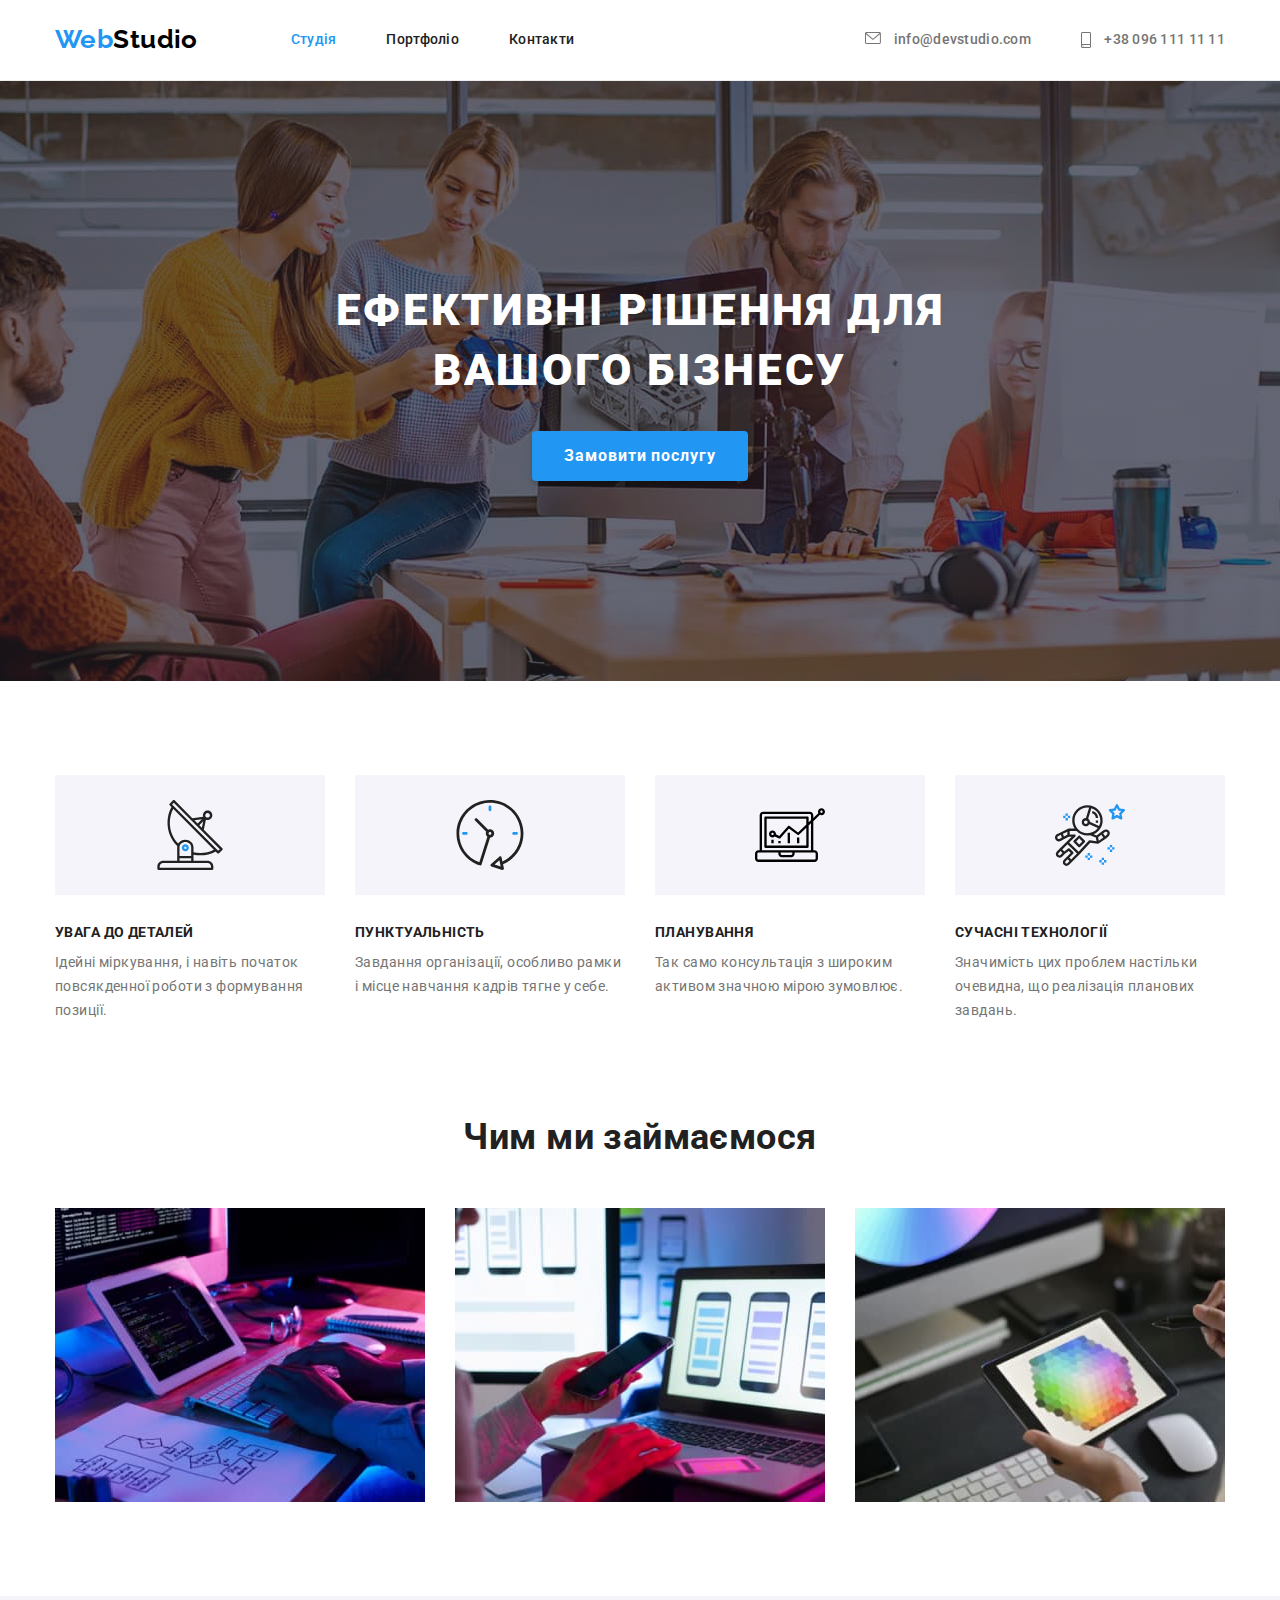
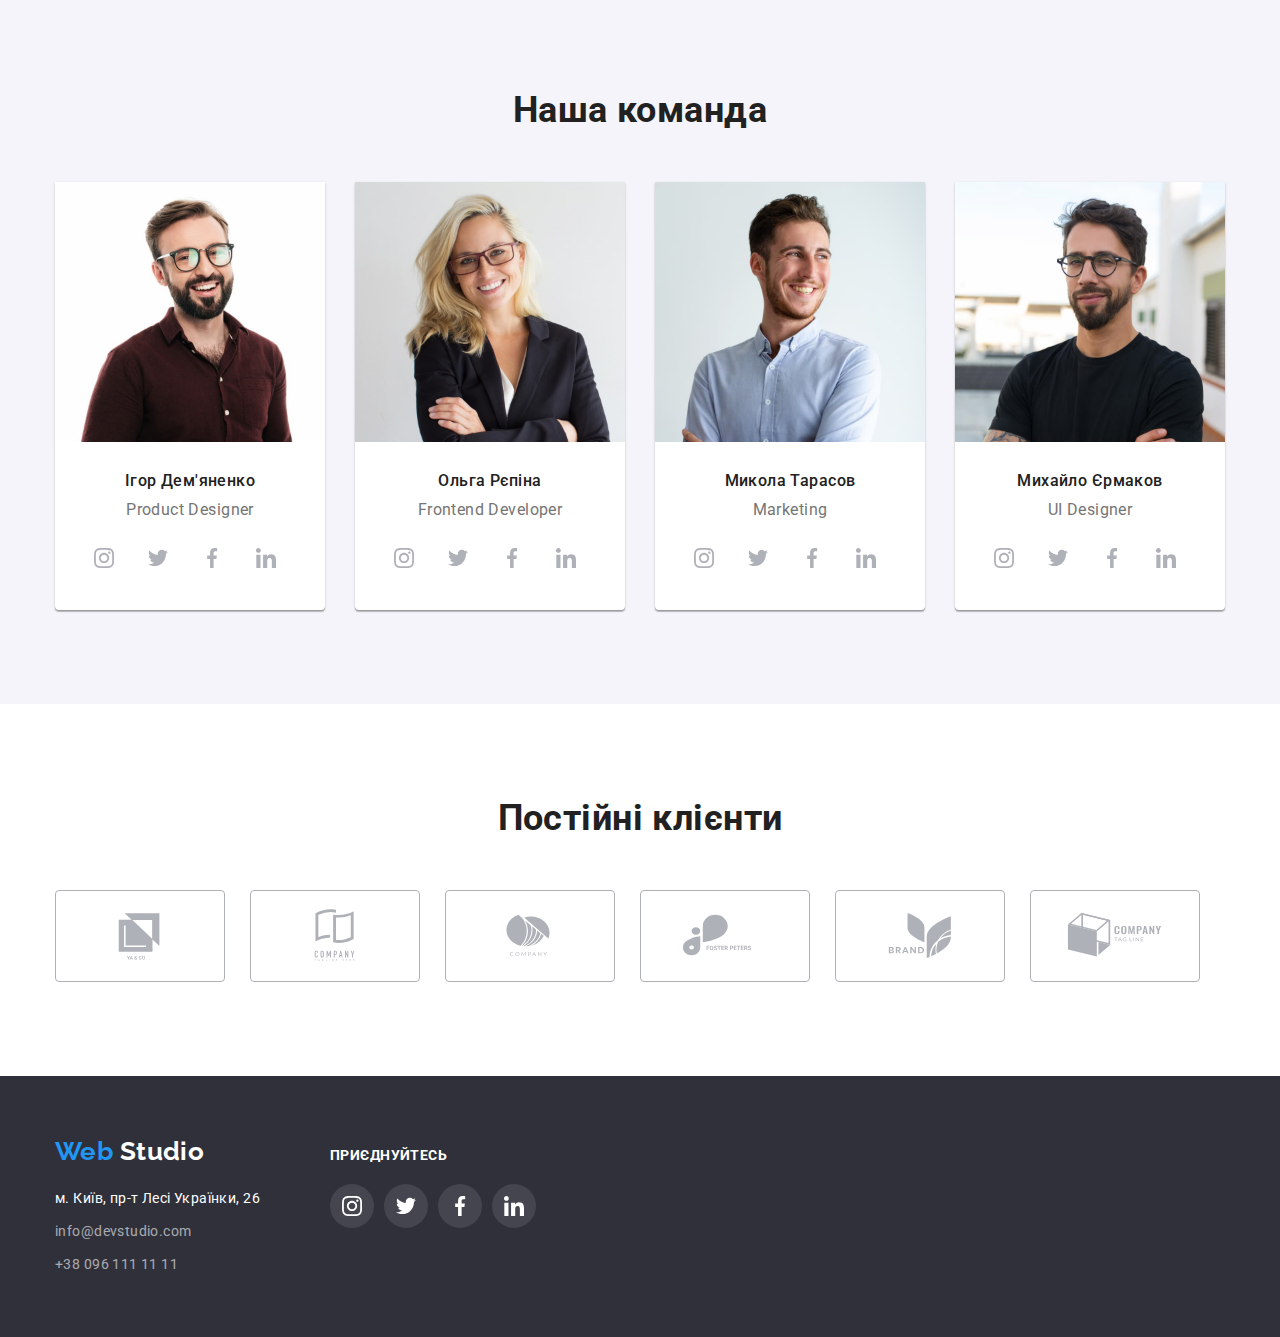
<file: index.html>
<!DOCTYPE html>
<html lang="uk">
  <head>
    <meta charset="UTF-8" />
    <meta http-equiv="X-UA-Compatible" content="IE=edge" />
    <meta name="viewport" content="width=device-width, initial-scale=1.0" />
    <title>Студія</title>
    <link rel="preconnect" href="https://fonts.googleapis.com" />
    <link rel="preconnect" href="https://fonts.gstatic.com" crossorigin />
    <link
      href="https://fonts.googleapis.com/css2?family=Raleway:wght@700&family=Roboto:wght@400;500;700;900&display=swap"
      rel="stylesheet"
    />
    <link
      rel="stylesheet"
      href="https://cdnjs.cloudflare.com/ajax/libs/modern-normalize/1.1.0/modern-normalize.min.css"
    />
    <link rel="stylesheet" href="./css/styles.css" />
  </head>
  <body>
    <header class="page">
      <div class="container container-page">
        <a href="./index.html" lang="en" class="logo">
          <span class="logo-accent">Web</span>Studio
        </a>
        <nav>
          <ul class="nav">
            <li class="item">
              <a href="./index.html" class="site-nav active-link">Студія</a>
            </li>
            <li class="item">
              <a href="./portfolio.html" class="site-nav">Портфоліо</a>
            </li>
            <li class="item"><a href="/" class="site-nav">Контакти</a></li>
          </ul>
        </nav>
        <ul class="nav contact">
          <li class="item">
            <a href="mailto:info@devstudio.com" class="contact-header">
              <svg class="icon-nav">
                <use
                  class="icon"
                  href="./images/icons.svg#icon-envelope"
                  width="16"
                  height="12"
                ></use>
              </svg>
              info@devstudio.com
            </a>
          </li>
          <li class="item">
            <a href="tel:+380961111111" class="contact-header">
              <svg class="icon-nav icon-phone">
                <use
                  class="icon"
                  href="./images/icons.svg#icon-smartphone"
                  width="10"
                  height="16"
                ></use>
              </svg>
              +38 096 111 11 11
            </a>
          </li>
        </ul>
      </div>
    </header>
    <main>
      <section class="hero section">
        <div class="container hero-content">
          <h1 class="hero-title">Ефективні рішення для<br />вашого бізнесу</h1>
          <button type="button" class="hero-button">Замовити послугу</button>
        </div>
      </section>
      <section class="section">
        <div class="container">
          <h2 class="visually-hidden">Особливості</h2>
          <ul class="feature-list">
            <li class="functions">
              <div class="icon">
                <svg width="70" height="70">
                  <use href="./images/icons.svg#icon-antenna"></use>
                </svg>
              </div>
              <h3 class="title">УВАГА ДО ДЕТАЛЕЙ</h3>
              <p class="description">
                Ідейні міркування, і навіть початок повсякденної роботи з
                формування позиції.
              </p>
            </li>
            <li class="functions">
              <div class="icon">
                <svg width="70" height="70">
                  <use href="./images/icons.svg#icon-clock"></use>
                </svg>
              </div>
              <h3 class="title">ПУНКТУАЛЬНІСТЬ</h3>
              <p class="description">
                Завдання організації, особливо рамки і місце навчання кадрів
                тягне у себе.
              </p>
            </li>
            <li class="functions">
              <div class="icon">
                <svg width="70" height="70">
                  <use href="./images/icons.svg#icon-diagram"></use>
                </svg>
              </div>
              <h3 class="title">ПЛАНУВАННЯ</h3>
              <p class="description">
                Так само консультація з широким активом значною мірою зумовлює.
              </p>
            </li>
            <li class="functions">
              <div class="icon">
                <svg width="70" height="70">
                  <use href="./images/icons.svg#icon-astronaut"></use>
                </svg>
              </div>
              <h3 class="title">СУЧАСНІ ТЕХНОЛОГІЇ</h3>
              <p class="description">
                Значимість цих проблем настільки очевидна, що реалізація
                планових завдань.
              </p>
            </li>
          </ul>
        </div>
      </section>
      <section class="section work">
        <div class="container">
          <h2 class="section-title">Чим ми займаємося</h2>
          <ul class="product">
            <li class="product-list">
              <img src="./images/img1.jpg" alt="development" width="370" />
            </li>
            <li class="product-list">
              <img src="./images/img2.jpg" alt="support" width="370" />
            </li>
            <li class="product-list">
              <img src="./images/img3.jpg" alt="designing" width="370" />
            </li>
          </ul>
        </div>
      </section>
      <section class="section-command section">
        <div class="container">
          <h2 class="section-title">Наша команда</h2>
          <ul class="command-list">
            <li class="command">
              <div class="card-thumb">
                <img src="./images/photocard1.jpg" alt="manigor" width="270" />
                <div class="card-content">
                  <h3 class="title">Ігор Дем'яненко</h3>
                  <p lang="en" class="description">Product Designer</p>
                  <ul class="social-list">
                    <li>
                      <a class="social-link" href="#">
                        <svg class="social-icon" width="20" height="20">
                          <use href="./images/icons.svg#icon-instagram"></use>
                        </svg>
                      </a>
                    </li>
                    <li>
                      <a class="social-link" href="#">
                        <svg class="social-icon" width="20" height="20">
                          <use href="./images/icons.svg#icon-twitter"></use>
                        </svg>
                      </a>
                    </li>
                    <li>
                      <a class="social-link" href="#">
                        <svg class="social-icon" width="20" height="20">
                          <use href="./images/icons.svg#icon-facebook"></use>
                        </svg>
                      </a>
                    </li>
                    <li>
                      <a class="social-link" href="#">
                        <svg class="social-icon" width="20" height="20">
                          <use href="./images/icons.svg#icon-linkedin"></use>
                        </svg>
                      </a>
                    </li>
                  </ul>
                </div>
              </div>
            </li>
            <li class="command">
              <div class="card-thumb">
                <img
                  src="./images/photocard2.jpg"
                  alt="womanolha"
                  width="270"
                />
                <div class="card-content">
                  <h3 class="title">Ольга Рєпіна</h3>
                  <p lang="en" class="description">Frontend Developer</p>
                  <ul class="social-list">
                    <li>
                      <a class="social-link" href="#">
                        <svg class="social-icon" width="20" height="20">
                          <use href="./images/icons.svg#icon-instagram"></use>
                        </svg>
                      </a>
                    </li>
                    <li>
                      <a class="social-link" href="#">
                        <svg class="social-icon" width="20" height="20">
                          <use href="./images/icons.svg#icon-twitter"></use>
                        </svg>
                      </a>
                    </li>
                    <li>
                      <a class="social-link" href="#">
                        <svg class="social-icon" width="20" height="20">
                          <use href="./images/icons.svg#icon-facebook"></use>
                        </svg>
                      </a>
                    </li>
                    <li>
                      <a class="social-link" href="#">
                        <svg class="social-icon" width="20" height="20">
                          <use href="./images/icons.svg#icon-linkedin"></use>
                        </svg>
                      </a>
                    </li>
                  </ul>
                </div>
              </div>
            </li>
            <li class="command">
              <div class="card-thumb">
                <img
                  src="./images/photocard3.jpg"
                  alt="manmukola"
                  width="270"
                />
                <div class="card-content">
                  <h3 class="title">Микола Тарасов</h3>
                  <p lang="en" class="description">Marketing</p>
                  <ul class="social-list">
                    <li>
                      <a class="social-link" href="#">
                        <svg class="social-icon" width="20" height="20">
                          <use href="./images/icons.svg#icon-instagram"></use>
                        </svg>
                      </a>
                    </li>
                    <li>
                      <a class="social-link" href="#">
                        <svg class="social-icon" width="20" height="20">
                          <use href="./images/icons.svg#icon-twitter"></use>
                        </svg>
                      </a>
                    </li>
                    <li>
                      <a class="social-link" href="#">
                        <svg class="social-icon" width="20" height="20">
                          <use href="./images/icons.svg#icon-facebook"></use>
                        </svg>
                      </a>
                    </li>
                    <li>
                      <a class="social-link" href="#">
                        <svg class="social-icon" width="20" height="20">
                          <use href="./images/icons.svg#icon-linkedin"></use>
                        </svg>
                      </a>
                    </li>
                  </ul>
                </div>
              </div>
            </li>
            <li class="command">
              <div class="card-thumb">
                <img
                  src="./images/photocard4.jpg"
                  alt="manmuhajlo"
                  width="270"
                />
                <div class="card-content">
                  <h3 class="title">Михайло Єрмаков</h3>
                  <p lang="en" class="description">UI Designer</p>
                  <ul class="social-list">
                    <li>
                      <a class="social-link" href="#">
                        <svg class="social-icon" width="20" height="20">
                          <use href="./images/icons.svg#icon-instagram"></use>
                        </svg>
                      </a>
                    </li>
                    <li>
                      <a class="social-link" href="#">
                        <svg class="social-icon" width="20" height="20">
                          <use href="./images/icons.svg#icon-twitter"></use>
                        </svg>
                      </a>
                    </li>
                    <li>
                      <a class="social-link" href="#">
                        <svg class="social-icon" width="20" height="20">
                          <use href="./images/icons.svg#icon-facebook"></use>
                        </svg>
                      </a>
                    </li>
                    <li>
                      <a class="social-link" href="#">
                        <svg class="social-icon" width="20" height="20">
                          <use href="./images/icons.svg#icon-linkedin"></use>
                        </svg>
                      </a>
                    </li>
                  </ul>
                </div>
              </div>
            </li>
          </ul>
        </div>
      </section>
      <section class="section">
        <div class="container">
          <h2 class="title-customers">Постійні клієнти</h2>
          <ul class="list-customers">
            <li>
              <a
                class="icon-company"
                href="#"
                target="_blank"
                rel="noopener noreferrer nofollow"
              >
                <svg width="106" height="60">
                  <use href="./images/icons.svg#icon-Company1"></use>
                </svg>
              </a>
            </li>
            <li>
              <a
                class="icon-company"
                href="#"
                target="_blank"
                rel="noopener noreferrer nofollow"
              >
                <svg width="106" height="60">
                  <use href="./images/icons.svg#icon-Company2"></use>
                </svg>
              </a>
            </li>
            <li>
              <a
                class="icon-company"
                href="#"
                target="_blank"
                rel="noopener noreferrer nofollow"
              >
                <svg width="106" height="60">
                  <use href="./images/icons.svg#icon-Company3"></use>
                </svg>
              </a>
            </li>
            <li>
              <a
                class="icon-company"
                href="#"
                target="_blank"
                rel="noopener noreferrer nofollow"
              >
                <svg width="106" height="60">
                  <use href="./images/icons.svg#icon-Company4"></use>
                </svg>
              </a>
            </li>
            <li>
              <a
                class="icon-company"
                href="#"
                target="_blank"
                rel="noopener noreferrer nofollow"
              >
                <svg width="106" height="60">
                  <use href="./images/icons.svg#icon-Company5"></use>
                </svg>
              </a>
            </li>
            <li>
              <a
                class="icon-company"
                href="#"
                target="_blank"
                rel="noopener noreferrer nofollow"
              >
                <svg width="106" height="60">
                  <use href="./images/icons.svg#icon-Company6"></use>
                </svg>
              </a>
            </li>
          </ul>
        </div>
      </section>
    </main>
    <footer class="footer">
      <div class="container">
        <div class="footer-nav">
          <a href="./index.html" lang="en" class="logo-fotter">
            <span class="logo-accent">Web</span>
            Studio
          </a>
          <address class="address">
            <ul>
              <li>
                <a
                  href="https://goo.gl/maps/zW735HcWi8GmM5Nj6"
                  rel="noopener noreferrer nofollow"
                  class="map-link"
                  >м. Київ, пр-т Лесі Українки, 26
                </a>
              </li>
              <li>
                <a href="mailto:info@devstudio.com" class="contact-footer"
                  >info@devstudio.com</a
                >
              </li>
              <li>
                <a href="tel:+380961111111" class="contact-footer phone"
                  >+38 096 111 11 11</a
                >
              </li>
            </ul>
          </address>
        </div>
        <div>
          <p class="footer-title">Приєднуйтесь</p>
          <ul class="social-list">
            <li>
              <a class="social-link" href="#">
                <svg class="social-icon" width="20" height="20">
                  <use href="./images/icons.svg#icon-instagram"></use>
                </svg>
              </a>
            </li>
            <li>
              <a class="social-link" href="#">
                <svg class="social-icon" width="20" height="20">
                  <use href="./images/icons.svg#icon-twitter"></use>
                </svg>
              </a>
            </li>
            <li>
              <a class="social-link" href="#">
                <svg class="social-icon" width="20" height="20">
                  <use href="./images/icons.svg#icon-facebook"></use>
                </svg>
              </a>
            </li>
            <li>
              <a class="social-link" href="#">
                <svg class="social-icon" width="20" height="20">
                  <use href="./images/icons.svg#icon-linkedin"></use>
                </svg>
              </a>
            </li>
          </ul>
        </div>
      </div>
    </footer>
  </body>
</html>
</file>
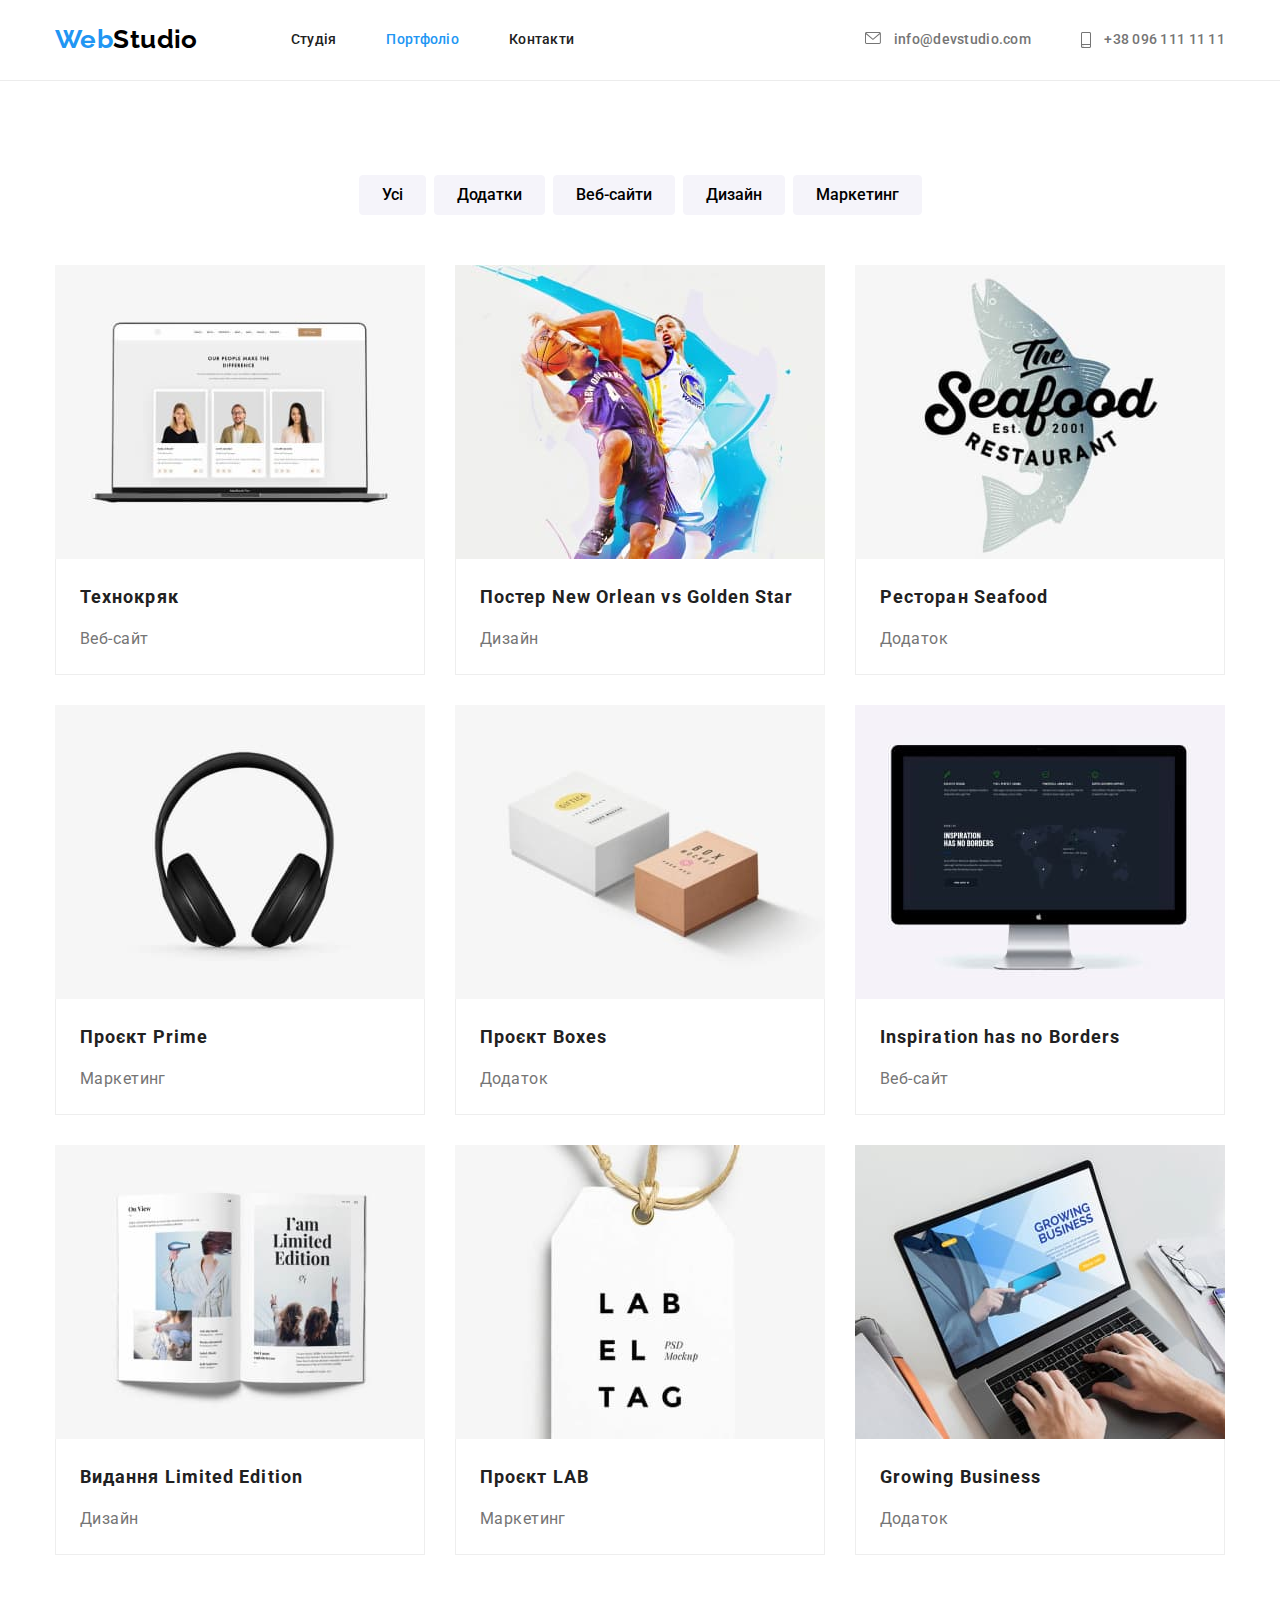
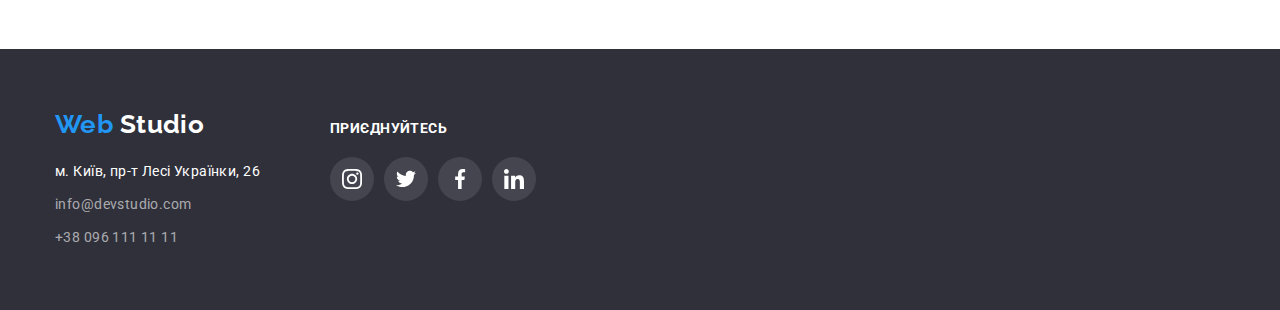
<file: portfolio.html>
<!DOCTYPE html>
<html lang="uk">
  <head>
    <meta charset="UTF-8" />
    <meta http-equiv="X-UA-Compatible" content="IE=edge" />
    <meta name="viewport" content="width=device-width, initial-scale=1.0" />
    <title>Портфоліо</title>
    <link rel="preconnect" href="https://fonts.googleapis.com" />
    <link rel="preconnect" href="https://fonts.gstatic.com" crossorigin />
    <link
      href="https://fonts.googleapis.com/css2?family=Raleway:wght@700&family=Roboto:wght@400;500;700;900&display=swap"
      rel="stylesheet"
    />
    <link
      rel="stylesheet"
      href="https://cdnjs.cloudflare.com/ajax/libs/modern-normalize/1.1.0/modern-normalize.min.css"
    />
    <link rel="stylesheet" href="./css/styles.css" />
  </head>
  <body>
    <header class="page">
      <div class="container container-page">
        <a href="./index.html" lang="en" class="logo">
          <span class="logo-accent">Web</span>Studio
        </a>
        <nav>
          <ul class="nav">
            <li class="item">
              <a href="./index.html" class="site-nav">Студія</a>
            </li>
            <li class="item">
              <a href="./portfolio.html" class="site-nav active-link"
                >Портфоліо</a
              >
            </li>
            <li class="item"><a href="/" class="site-nav">Контакти</a></li>
          </ul>
        </nav>
        <ul class="nav contact">
          <li class="item">
            <a href="mailto:info@devstudio.com" class="contact-header">
              <svg class="icon-nav">
                <use
                  class="icon"
                  href="./images/icons.svg#icon-envelope"
                  width="16"
                  height="12"
                ></use>
              </svg>
              info@devstudio.com
            </a>
          </li>
          <li class="item">
            <a href="tel:+380961111111" class="contact-header">
              <svg class="icon-nav icon-phone">
                <use
                  class="icon"
                  href="./images/icons.svg#icon-smartphone"
                  width="10"
                  height="16"
                ></use>
              </svg>
              +38 096 111 11 11
            </a>
          </li>
        </ul>
      </div>
    </header>
    <main>
      <section class="section">
        <div class="container">
          <h1 class="visually-hidden">Портфоліо</h1>
          <ul class="filters">
            <li class="button">
              <button type="button" class="filters-button">Усі</button>
            </li>
            <li class="button">
              <button type="button" class="filters-button">Додатки</button>
            </li>
            <li class="button">
              <button type="button" class="filters-button">Веб-сайти</button>
            </li>
            <li class="button">
              <button type="button" class="filters-button">Дизайн</button>
            </li>
            <li class="button">
              <button type="button" class="filters-button">Маркетинг</button>
            </li>
          </ul>
          <ul class="projects-list">
            <li class="projects">
              <div class="article">
                <a href="#">
                  <img src="./images/project1.jpg" alt="laptop" width="370" />
                  <div class="article-title">
                    <h2 class="title">Технокряк</h2>
                    <p class="description">Веб-сайт</p>
                  </div>
                </a>
              </div>
            </li>
            <li class="projects">
              <div class="article">
                <a href="#">
                  <img src="./images/project2.jpg" alt="football" width="370" />
                  <div class="article-title">
                    <h2 class="title">Постер New Orlean vs Golden Star</h2>
                    <p class="description">Дизайн</p>
                  </div>
                </a>
              </div>
            </li>
            <li class="projects">
              <div class="article">
                <a href="#">
                  <img src="./images/project3.jpg" alt="seafood" width="370" />
                  <div class="article-title">
                    <h2 class="title">Ресторан Seafood</h2>
                    <p class="description">Додаток</p>
                  </div>
                </a>
              </div>
            </li>
            <li class="projects">
              <div class="article">
                <a href="#">
                  <img
                    src="./images/project4.jpg"
                    alt="headphones"
                    width="370"
                  />
                  <div class="article-title">
                    <h2 class="title">Проєкт Prime</h2>
                    <p class="description">Маркетинг</p>
                  </div>
                </a>
              </div>
            </li>
            <li class="projects">
              <div class="article">
                <a href="#">
                  <img src="./images/project5.jpg" alt="boxes" width="370" />
                  <div class="article-title">
                    <h2 class="title">Проєкт Boxes</h2>
                    <p class="description">Додаток</p>
                  </div>
                </a>
              </div>
            </li>
            <li class="projects">
              <div class="article">
                <a href="#">
                  <img src="./images/project6.jpg" alt="imac" width="370" />
                  <div class="article-title">
                    <h2 lang="en" class="title">Inspiration has no Borders</h2>
                    <p class="description">Веб-сайт</p>
                  </div>
                </a>
              </div>
            </li>
            <li class="projects">
              <div class="article">
                <a href="#">
                  <img src="./images/project7.jpg" alt="book" width="370" />
                  <div class="article-title">
                    <h2 class="title">Видання Limited Edition</h2>
                    <p class="description">Дизайн</p>
                  </div>
                </a>
              </div>
            </li>
            <li class="projects">
              <div class="article">
                <a href="#">
                  <img src="./images/project8.jpg" alt="label" width="370" />
                  <div class="article-title">
                    <h2 class="title">Проєкт LAB</h2>
                    <p class="description">Маркетинг</p>
                  </div>
                </a>
              </div>
            </li>
            <li class="projects">
              <div class="article">
                <a href="#">
                  <img src="./images/project9.jpg" alt="laptop" width="370" />
                  <div class="article-title">
                    <h2 lang="en" class="title">Growing Business</h2>
                    <p class="description">Додаток</p>
                  </div>
                </a>
              </div>
            </li>
          </ul>
        </div>
      </section>
    </main>
    <footer class="footer">
      <div class="container">
        <div class="footer-nav">
          <a href="./index.html" lang="en" class="logo-fotter">
            <span class="logo-accent">Web</span>
            Studio
          </a>
          <address class="address">
            <ul>
              <li>
                <a
                  href="https://goo.gl/maps/zW735HcWi8GmM5Nj6"
                  rel="noopener noreferrer nofollow"
                  class="map-link"
                  >м. Київ, пр-т Лесі Українки, 26
                </a>
              </li>
              <li>
                <a href="mailto:info@devstudio.com" class="contact-footer"
                  >info@devstudio.com</a
                >
              </li>
              <li>
                <a href="tel:+380961111111" class="contact-footer phone"
                  >+38 096 111 11 11</a
                >
              </li>
            </ul>
          </address>
        </div>
        <div>
          <p class="footer-title">Приєднуйтесь</p>
          <ul class="social-list">
            <li>
              <a class="social-link" href="#">
                <svg class="social-icon" width="20" height="20">
                  <use href="./images/icons.svg#icon-instagram"></use>
                </svg>
              </a>
            </li>
            <li>
              <a class="social-link" href="#">
                <svg class="social-icon" width="20" height="20">
                  <use href="./images/icons.svg#icon-twitter"></use>
                </svg>
              </a>
            </li>
            <li>
              <a class="social-link" href="#">
                <svg class="social-icon" width="20" height="20">
                  <use href="./images/icons.svg#icon-facebook"></use>
                </svg>
              </a>
            </li>
            <li>
              <a class="social-link" href="#">
                <svg class="social-icon" width="20" height="20">
                  <use href="./images/icons.svg#icon-linkedin"></use>
                </svg>
              </a>
            </li>
          </ul>
        </div>
      </div>
    </footer>
  </body>
</html>
</file>
<file: css/styles.css>
/*primary text color #212121*/
/*secondary text color #757575*/
/*white color #FFFFFF*/
/*accent color #2196F3*/
/* footer nav color text rgba(255, 255, 255, 0.6); background: #2F303A;*/
/* color logo 000000*/
/*background color #FFFFFF;*/
/*section my team background: #F5F4FA;*/

:root {
  --primary-text-color: #212121;
  --secondary-text-color: #757575;
  --white-color: #FFFFFF;
  --accent-color: #2196F3;
  --footer-nav-color-text: rgba(255, 255, 255, 0.6);
  --footer-nav-color-background: #2F303A;
  --color-logo: #000000;
  --background-color: #FFFFFF;
  --section-my-team-background: #F5F4FA;
  --gap: 30px;
}

body {
    background-color: var(--background-color);
    color: var(--primary-text-color);

    font-family: Roboto, sans-serif;
    letter-spacing: 0.03em;
    font-size: 14px;
}

ul {
    list-style: none;
    padding: 0;
    margin: 0;
}

a {
    text-decoration: none;
}

h1 {
    margin: 0;
    margin-bottom:30px;   
}

h2 {
    margin: 0;
    margin-bottom: 50px;
}

p {
    margin-top: 0;
    margin-bottom: 0;
}

img {
    display: block;
}



.visually-hidden {
    position: absolute;
    white-space: nowrap;
    width: 1px;
    height: 1px;
    overflow: hidden;
    border: 0;
    padding: 0;
    clip: rect(0 0 0 0);
    clip-path: inset(50%);
    margin: -1px;
}

.container {
    margin-left: auto;
    margin-right: auto;
    width: 1200px;
    /* outline: 2px solid red; */
    padding-left: 15px;
    padding-right: 15px;
}

/*header*/
.page {
    border-bottom: 1px solid #ECECEC;
}

.container-page{
    display: flex;
    align-items: center;
}
/*logo*/
.logo {
    color: var(--color-logo);

    font-family: Raleway, sans-serif;
    font-weight: 700;
    font-size: 26px;
    line-height: 1.2;

    margin-right: 93px;
    padding-top: 24px;
    padding-bottom: 25px;
}

.logo-accent {
    color: var(--accent-color);
}

/*site nav*/

.nav {
    display: flex;
}

.nav .item{
    margin-right: 50px;
}

.nav .item:last-child {
    margin-right: 0;
}

.site-nav {
    color: var(--primary-text-color);
    
    font-weight: 500;
    line-height: 1.14;
    letter-spacing: 0.02em;

    padding-top: 32px;
    padding-bottom: 32px;
    display: block;

}

.site-nav:hover,
.site-nav:focus {
    color: var(--accent-color);
}

.active-link {
    color: var(--accent-color);
}

.nav.contact {
    margin-left: auto;
}

.contact-header {
    color: var(--secondary-text-color);
    
    font-weight: 500;
    line-height: 1.14;
    letter-spacing: 0.02em;

    padding-top: 32px;
    padding-bottom: 32px;

    display: block;
    align-content: center;
    align-items: center;
}

.contact-header:hover,
.contact-header:focus {
    color: var(--accent-color);
}

.icon-nav.icon-phone {
    margin-right: 4px;
}

.icon-nav {
    width: 16px;
    height: 16px;
    margin-right: 10px;
    fill: currentColor;
    display: inline-block;
    vertical-align: middle;  
}

/*hero*/
.hero {
    background-color: var(--footer-nav-color-background);
    text-align: center;

}

.hero.section {
    max-width: 1600px;
    height: 600px;
    background-image: 
    linear-gradient(
    to right,  
    rgba(47, 48, 58, 0.4), 
    rgba(47, 48, 58, 0.4)),
    url('../images/backgroud-hero.jpg');
    margin-left: auto;
    margin-right: auto;
    background-repeat: no-repeat;
    background-position: center;
    background-size: cover;
    padding: 0px;
}

.container.hero-content {
        padding-top: 200px;
        padding-bottom: 200px;

}


.hero-title {
    color: var(--white-color);
    font-weight: 900;
    font-size: 44px;
    line-height: 1.36;
    text-align: center;
    letter-spacing: 0.06em;
    text-transform: uppercase;
}

.hero-button {
    color: var(--white-color);
    background-color: var(--accent-color);

    font-family: inherit;
    font-weight: 700;
    font-size: 16px;
    line-height: 1.88;
    letter-spacing: 0.06em;
    
    cursor: pointer;

    width: 216px;
    height: 50px;
    display: inline-flex;
    align-items: center;
    justify-content: center;
    border: none;
    border-radius: 4px;
    box-shadow: 0px 4px 4px rgba(0, 0, 0, 0.15);
}

.hero-button:hover,
.hero-button:focus {
    background-color: #188CE8;
}


/*section*/
.title {
    margin: 0;
    margin-bottom: 10px;
}

.section {
    padding-top: 94px;
    padding-bottom: 94px;
}
.section-title {
    font-weight: 700;
    font-size: 36px;
    line-height: 1.16;
    text-align: center;

}

.section.work {
    padding-top: 0;
    padding-bottom: 94px;
}

.feature-list {
    display: flex;


}

.functions {
    flex-basis: calc(100% /4 );
}

.icon {
    display: flex;
    align-items: center;
    justify-content: center;
    width: 270px;
    height: 120px;
    background-color: var(--section-my-team-background);
    background-repeat: no-repeat;
    background-position: center;
    background-size: contain;
    margin-bottom: 30px;
}

.feature-list .functions {
    margin-right: var(--gap);
}

.feature-list .functions:last-child {
    margin-right: 0;
}

.feature-list .title {
    font-weight: 700;
    font-size: 14px;
    line-height: 1.14;
    text-transform: uppercase;
}

.feature-list .description {
    color: var(--secondary-text-color);

    line-height: 1.7;
}

.product {
    display: flex;
}

.product .product-list {
    margin-right: var(--gap);
}

.product .product-list:last-child {
    margin-right: 0;
}

.section-command {
    background-color: var(--section-my-team-background);
}

/*card thumb*/

.card-thumb {
    background-color: var(--white-color);
    border-radius: 0px 0px 4px 4px;
    box-shadow: 0px 2px 1px rgba(0, 0, 0, 0.2),
    0px 1px 1px rgba(0, 0, 0, 0.14),
    0px 1px 3px rgba(0, 0, 0, 0.12);

}

.card-content{
    padding: 30px 0px 30px;
    text-align: center;
}
.card-thumb .social-icon {
    fill: #AFB1B8;
}

.card-thumb .social-link:hover .social-icon,
.card-thumb .social-link:focus .social-icon {
    fill: var(--white-color);
}

.card-thumb .social-list {
    justify-content: center;
}

.social-list li {
    margin-right: 10px;
}

.command-list {
    display: flex;
}

.command-list .command {
    margin-right: var(--gap);
}

.command-list .command:last-child {
    margin-right: 0;
}

.command-list .title {

        font-weight: 500;
        font-size: 16px;
        line-height: 1.18;
}

.command-list .description {
    color: var(--secondary-text-color);

    font-size: 16px;
    line-height: 1.18;
    margin-bottom: 16px;
}

.title-customers {
    font-weight: 700;
    font-size: 36px;
    line-height: 1.16;
    text-align: center;
}

.list-customers {
    display: flex;
}

.list-customers > li {
    display: flex;
    flex-basis: calc(100% / 6);
}

.list-customers .icon-company:hover,
.list-customers .icon-company:focus {
    fill: var(--accent-color);
    border-color: var(--accent-color);
}


.icon-company {
    display: flex;
    justify-content: center;
    align-items: center;
    width: 170px;
    height: 92px;
    border: rgba(175, 177, 184, 1) 1px solid;
    border-radius: 4px;
    fill: #afb1b8;
}

/*footer*/
.footer{
    background-color: var(--footer-nav-color-background);
    padding-top: 60px;
    padding-bottom: 60px;
    display: flex;
}

.footer-nav {
    margin-right: 70px;
}

.footer > .container {
    display: flex;
    align-items: baseline;
}


.logo-fotter {
    color: var(--white-color);
    
    font-family: Raleway, sans-serif;
    font-weight: 700;
    font-size: 26px;
    line-height: 1.2;
    
    display: inline-block;
    margin-bottom: 20px;

}

.address a {
    font-style: normal;
    display: inline-block;
    margin-bottom: 9px;
    
}

.contact-footer.phone {
    margin-bottom: 0;
}

.map-link {
    color: var(--white-color);

    line-height: 1.71;
}

.map-link:hover,
.map-link:focus {
    color: var(--accent-color);
}

.contact-footer {
    color: var(--footer-nav-color-text);

    line-height: 1.71;
}

.contact-footer:hover,
.contact-footer:focus {
    color: var(--accent-color);

}

.footer-title {
    font-weight: 700;
    font-size: 14px;
    line-height: 1.14;
    text-transform: uppercase;
    margin-bottom: 20px;
    color: var(--white-color);

}

.social-list {
    display: flex;
}

.social-link {
    display: flex;
    align-items: center;
    justify-content: center;
    width: 44px; 
    height: 44px;
    border-radius: 50%;
}

.social-list > li:last-child > .social-link {
    margin-right: 0;
}

.social-list .social-link:hover,
.social-list .social-link:focus {
    background-color: var(--accent-color);
}

.social-icon {
    fill: var(--white-color);
}

.footer .social-link {
    background-color: rgba(255, 255, 255, 0.1);
}

/*portfolio page*/


/*filters*/
.filters {
    display: flex;
    justify-content: center;
    margin-bottom: 50px;
}

.button {
    margin-right: 8px;
}

.button:last-child {
    margin-right: 0;
}

.button:hover .filters-button,
.button:focus .filters-button {
    background-color: var(--accent-color);
    color: var(--white-color);
    border: none;
    box-shadow: 0px 2px 2px rgba(0, 0, 0, 0.12),
    0px 1px 2px rgba(0, 0, 0, 0.08),
    0px 3px 1px rgba(0, 0, 0, 0.1);
}

.filters-button {
    background-color: var(--section-my-team-background);
    
    font-family: inherit;
    font-weight: 500;
    font-size: 16px;
    line-height: 1.62;
    
    cursor: pointer;
    border: 1px solid var(--section-my-team-background);
    border-radius: 4px;
    padding: 6px 22px;

}

/*section project*/
.projects-list {
    display: flex;
    flex-wrap: wrap;
    margin-right: calc(var(--gap) * -1);
    margin-bottom: calc(var(--gap) * -1);
    
}

.projects-list >.projects {
    flex-basis: calc(100% / 3 - var(--gap));

    margin-right: var(--gap);
    margin-bottom: var(--gap);

} 

.projects:hover {
    box-shadow: 1px 4px 6px rgba(0, 0, 0, 0.16),
    0px 4px 4px rgba(0, 0, 0, 0.06), 
    0px 1px 1px rgba(0, 0, 0, 0.12);
}

.article {
    box-sizing: border-box;
}

.article-title {
    border: 1px solid #EEEEEE;
    border-top: none;
    padding: 20px 24px;
}
.projects-list .title {
    color: var(--primary-text-color);

    font-weight: 700;
    font-size: 18px;
    line-height: 2;
    letter-spacing: 0.06em;
}

.projects-list .description {
    color: var(--secondary-text-color);

    font-size: 16px;
    line-height: 1.8;
}
</file>
